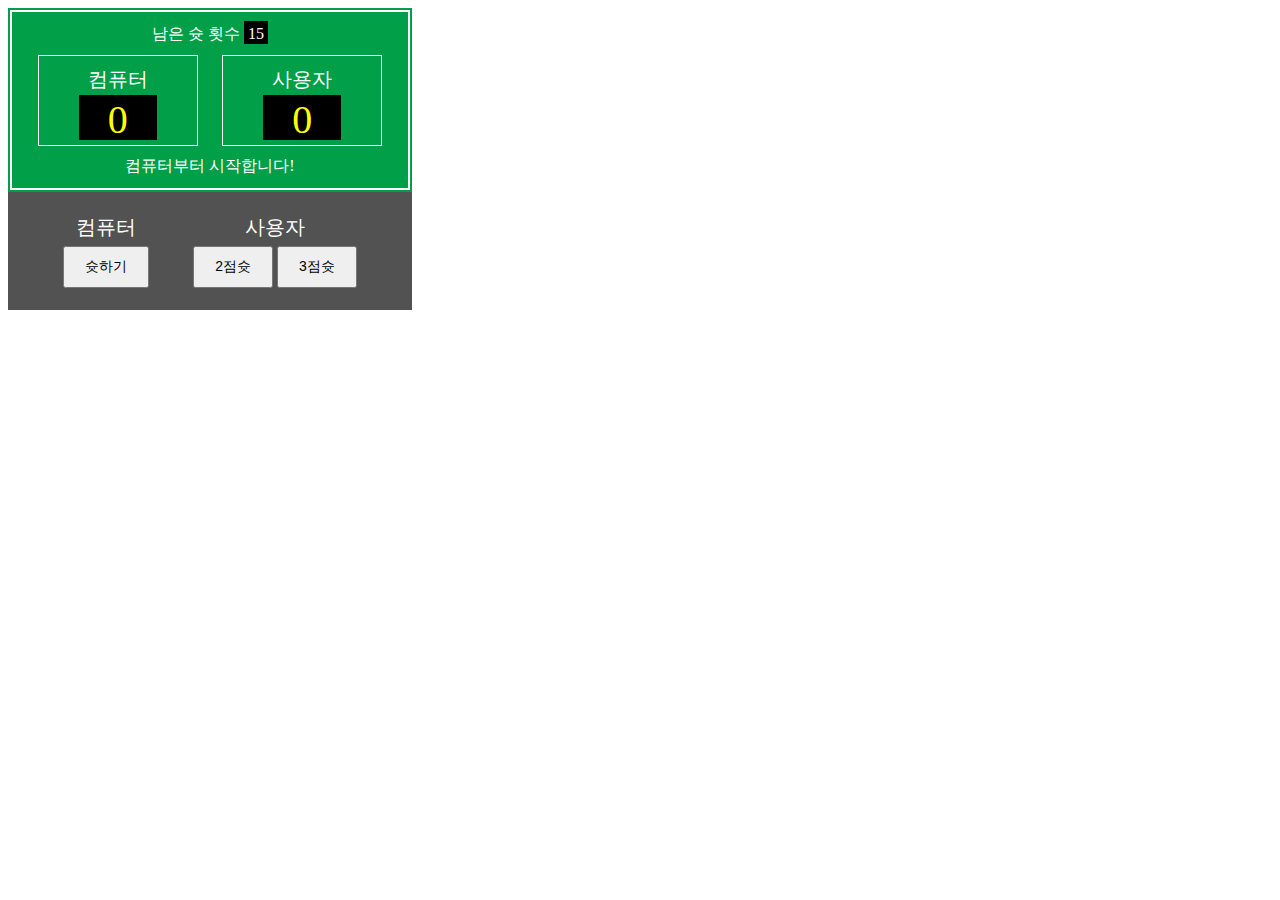
<file: basketball/index.html>
<!DOCTYPE html>
<html lang="en">
<head>
    <meta charset="UTF-8">
    <meta name="viewport" content="width=device-width, initial-scale=1.0">
    <meta http-equiv="X-UA-Compatible" content="ie=edge">
    <title>BasketBall!</title>

    <link rel="stylesheet" href="css/styles.css" />

    <script
        src="https://code.jquery.com/jquery-3.4.1.js"
        integrity="sha256-WpOohJOqMqqyKL9FccASB9O0KwACQJpFTUBLTYOVvVU="
        crossorigin="anonymous"></script>
    <script src="js/jquery.animateNumber.min.js"></script>
    <script src="js/scripts.js"></script>
</head>
<body>
    <div class="div-scoreboard">
        <div class="div-scoreboard inner">
            <div class="div-shots-left">
                <span>남은 슛 횟수</span>
                <span id="shots-left">15</span>
            </div>
            <div class="div-score">
                <div class="div-score-name">컴퓨터</div>
                <div id="computer-score" class="div-score-number">0</div>
            </div>
            <div class="div-score">
                <div class="div-score-name">사용자</div>
                <div id="user-score" class="div-score-number">0</div>
            </div>
            <div id="text">컴퓨터부터 시작합니다!</div>
        </div>
    </div>

    <div class="div-control-panel">
        <div id="div-computer" class="div-panel">
            <div class="div-control-name">컴퓨터</div>
            <button class="btn-computer" onclick="onComputerShoot()">슛하기</button>
        </div>

        <div id="div-user" class="div-panel">
            <div class="div-control-name">사용자</div>
            <button class="btn-user" onclick="onUserShoot(2)">2점슛</button>
            <button class="btn-user" onclick="onUserShoot(3)">3점슛</button>
        </div>
    </div>
</body>
</html>
</file>
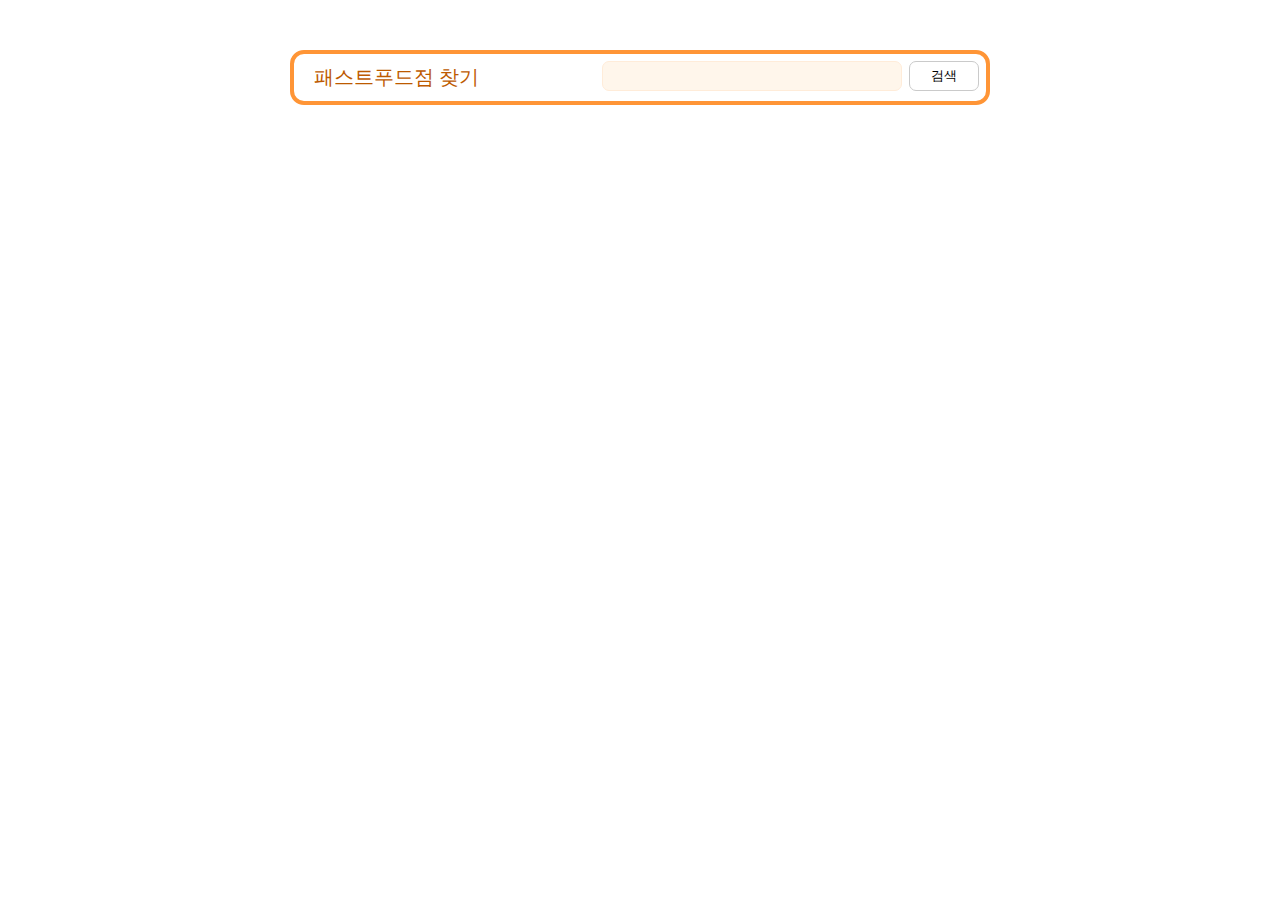
<file: fastfood/index.html>
<!DOCTYPE html>
<html lang="en">
<head>
    <meta charset="UTF-8">
    <meta name="viewport" content="width=device-width, initial-scale=1.0">
    <meta http-equiv="X-UA-Compatible" content="ie=edge">
    <title>패스트푸드점 찾기</title>

    <link rel="stylesheet" href="css/styles.css" />

    <script
        src="https://code.jquery.com/jquery-3.4.1.js"
        integrity="sha256-WpOohJOqMqqyKL9FccASB9O0KwACQJpFTUBLTYOVvVU="
        crossorigin="anonymous"></script>
    <script src="js/scripts.js"></script>
</head>
<body>
    <div class="container">
        <div class="header">
            <div class="title">패스트푸드점 찾기</div>
            <div class="search">
                <input type="text" id="txt-search">
                <button class="btn-search">검색</button>
            </div>
        </div>
        <div class="body">
            <div class="total"></div>
            <div class="list"></div>
        </div>
        <div class="paging"></div>
    </div>

    <div id="item-template" class="item">
        <div class="item-no"></div>
        <div class="item-detail">
            <div class="item-name"></div>
            <div class="item-addr"></div>
        </div>
    </div>
</body>
</html>
</file>
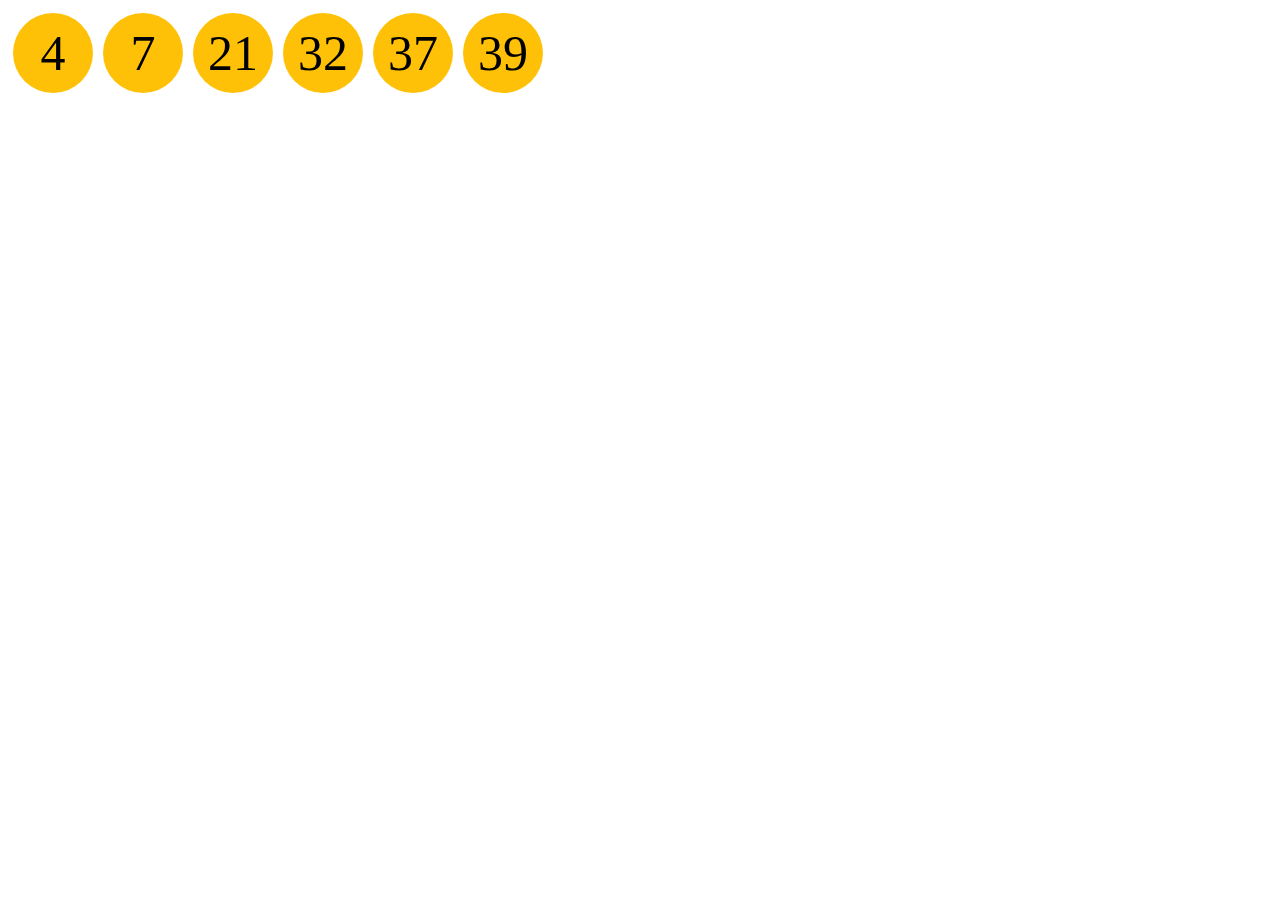
<file: lotto/index.html>
<!DOCTYPE html>
<html lang="en">
<head>
    <meta charset="UTF-8">
    <meta name="viewport" content="width=device-width, initial-scale=1.0">
    <meta http-equiv="X-UA-Compatible" content="ie=edge">
    <title>Good luck!</title>

    <link rel="stylesheet" href="css/styles.css">
    <script src="js/scripts.js"></script>
</head>
<body>
    
</body>
</html>
</file>
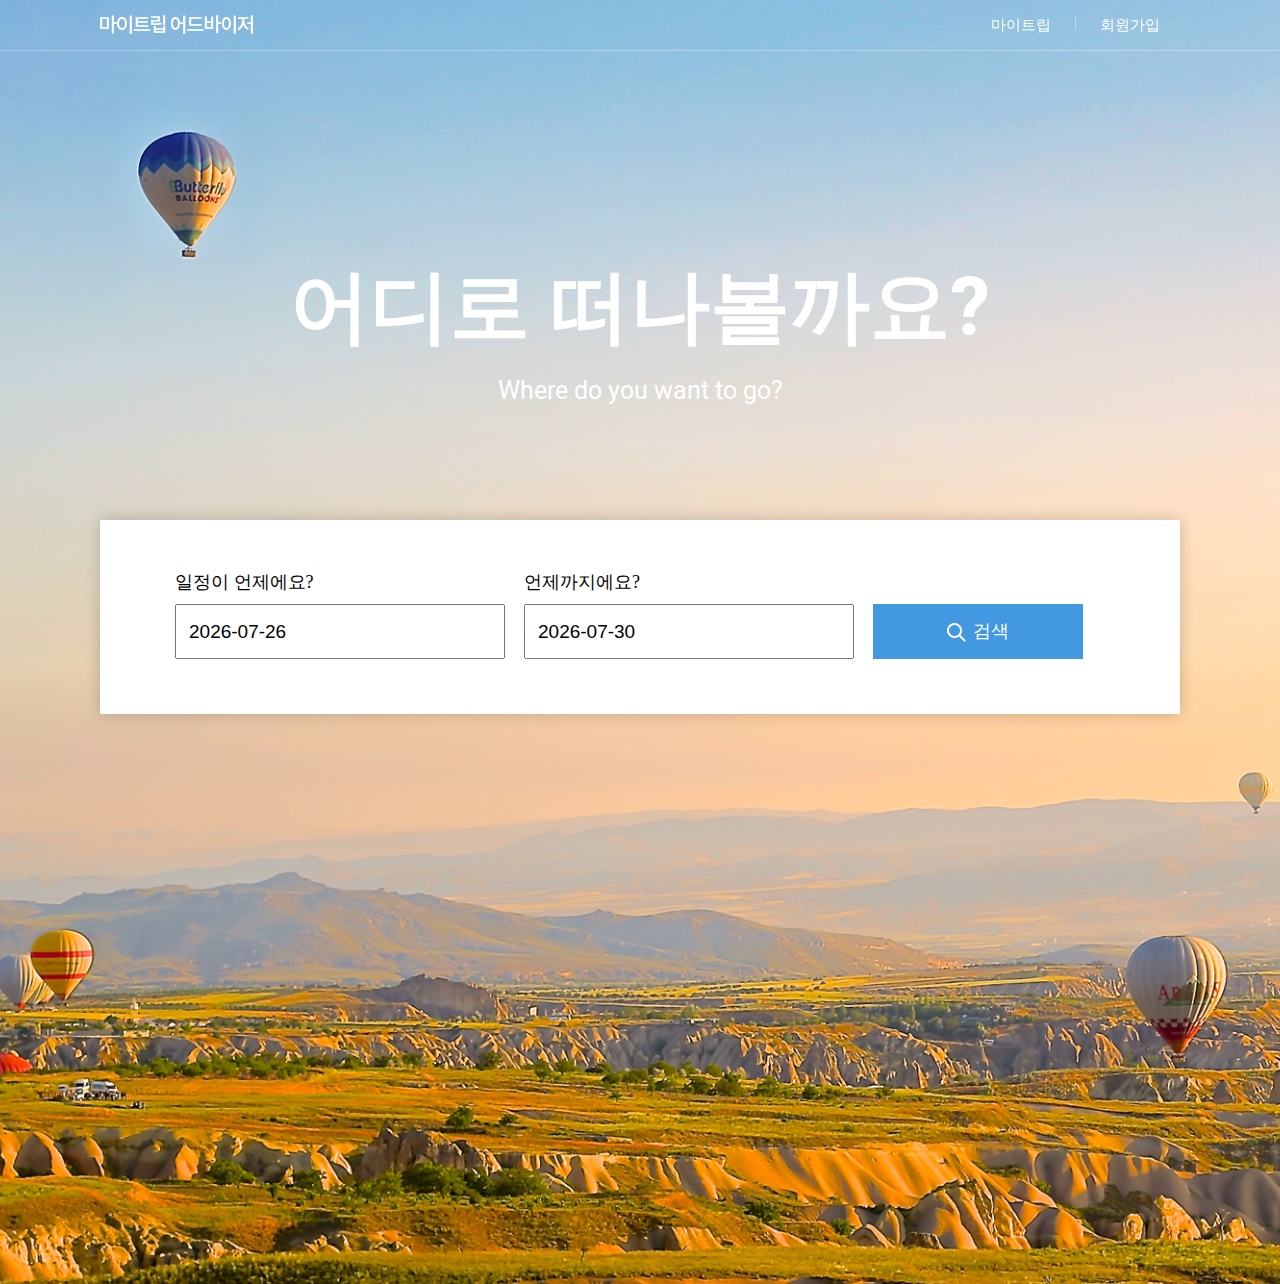
<file: my-trip-advisor/index.html>
<!DOCTYPE html>
<html lang="en">
<head>
    <meta charset="UTF-8">
    <meta name="viewport" content="width=device-width, initial-scale=1.0">
    <meta http-equiv="X-UA-Compatible" content="ie=edge">
    <title>My trip advisor</title>

    <link rel="stylesheet" href="libs/jquery-ui/jquery-ui.min.css">
    <link rel="stylesheet" href="styles/styles.css">

    <script src="libs/jquery-3.4.1.min.js"></script>
    <script src="libs/jquery-ui/jquery-ui.min.js"></script>
    <script src="scripts/scripts.js"></script>
</head>
<body>
    <div id="container">
        <div id="header">
            <div>
                <a href="index.html"><span></span></a>
                <div class="menu-items right">
                    <a href="mytrip.html">마이트립</a>
                    <img src="images/line_maintop_gray.png" />
                    <a href="register.html">회원가입</a>
                </div>
            </div>
        </div>
        
        <div id="body">
            <div id="title-text" class="lg-text">어디로 떠나볼까요?</div>
            <div id="title-sub-text" class="md-text">Where do you want to go?</div>
            <div id="search-panel">
                <form action="" id="form-search">
                    <div class="panel-block">
                        <label for="from">일정이 언제에요?</label>
                        <div><input type="text" id="from" readonly></div>
                    </div>
                    <div class="panel-block">
                        <label for="to">언제까지에요?</label>
                        <div><input type="text" id="to" readonly></div>
                    </div>
                    <div class="panel-block no-margin">
                        <button type="submit" class="btn-search">
                            <img src="images/icon_search_on.png" />
                            검색
                        </button>
                    </div>
                </form>
            </div>

            <div id="list-bg">
                <div id="list-panel"></div>
            </div>

            <div id="list-item-template" class="list-item">
                <img class="list-item-image">
                <div class="list-item-desc">
                    <div class="list-item-name"></div>
                    <div class="list-item-city">
                        <img src="images/icon_list_location.png">
                        <div class="list-item-city-name"></div>
                    </div>
                </div>
            </div>
        </div>
    </div>
</body>
</html>
</file>
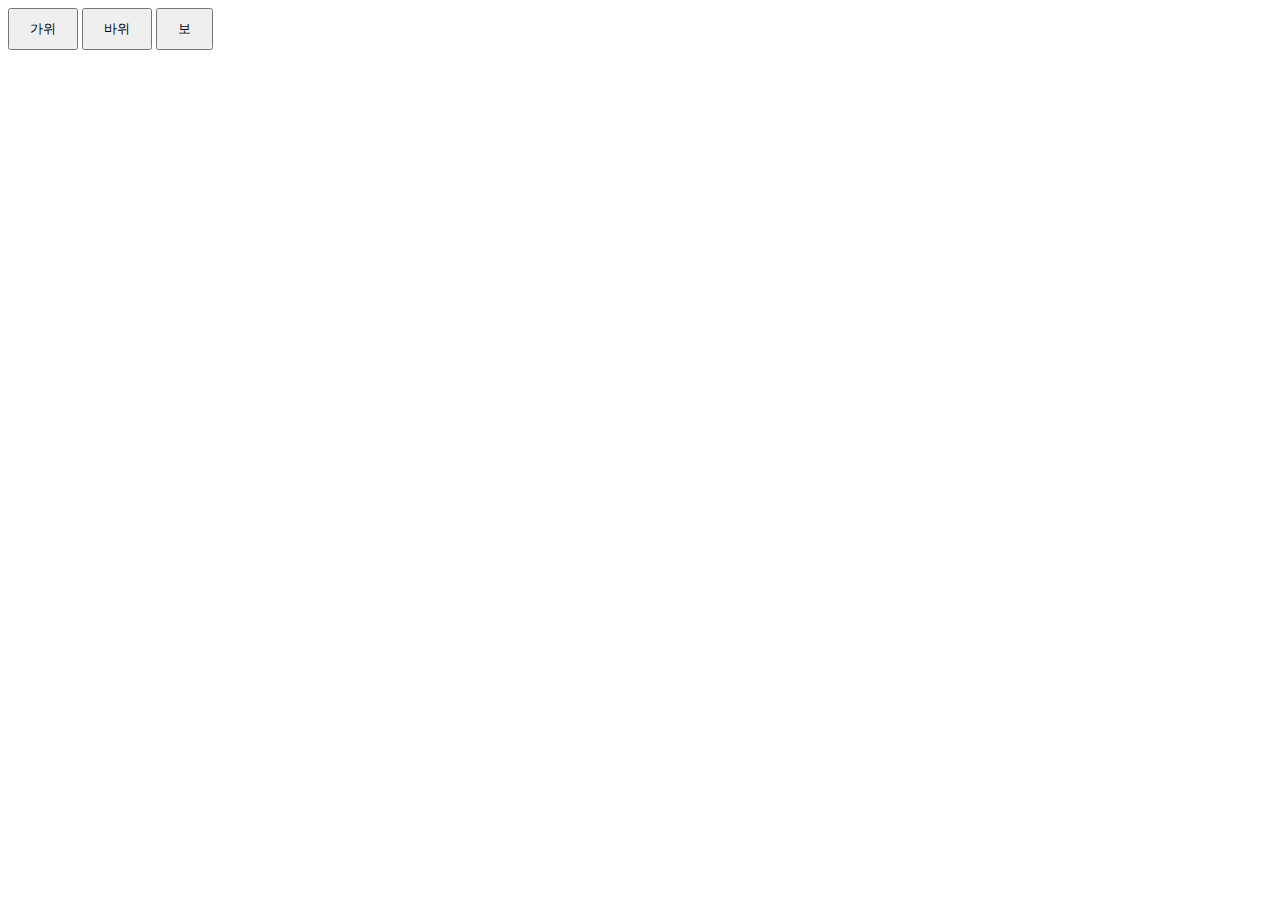
<file: rock-paper-scissors/index.html>
<!DOCTYPE html>
<html lang="en">
<head>
    <meta charset="UTF-8">
    <meta name="viewport" content="width=device-width, initial-scale=1.0">
    <meta http-equiv="X-UA-Compatible" content="ie=edge">
    <title>Rock, Paper, Scissors!</title>

    <style>
        button {
            padding: 10px 20px
        }
    </style>

    <script src="js/scripts2.js"></script>
</head>
<body>
    <div>
        <button onClick="onButtonClick('가위')">가위</button>
        <button onClick="onButtonClick('바위')">바위</button>
        <button onClick="onButtonClick('보')">보</button>
    </div>
</body>
</html>
</file>
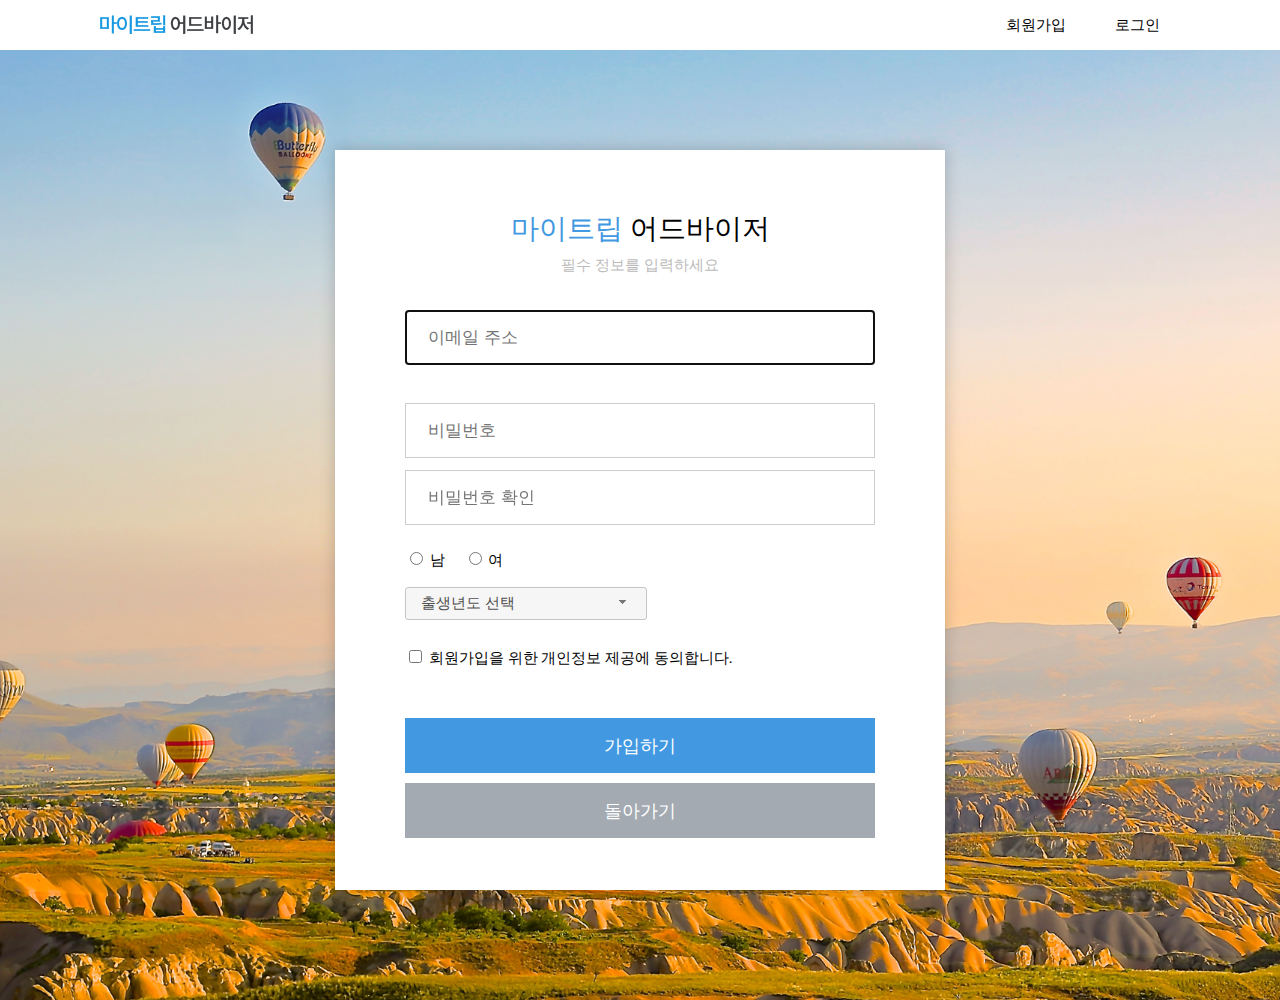
<file: my-trip-advisor/register.html>
<!DOCTYPE html>
<html lang="en">
<head>
    <meta charset="UTF-8">
    <meta name="viewport" content="width=device-width, initial-scale=1.0">
    <meta http-equiv="X-UA-Compatible" content="ie=edge">
    <title>My trip advisor</title>

    <link rel="stylesheet" href="libs/jquery-ui/jquery-ui.min.css">
    <link rel="stylesheet" href="styles/styles.css">

    <script src="libs/jquery-3.4.1.min.js"></script>
    <script src="libs/jquery-ui/jquery-ui.min.js"></script>
    <script src="scripts/register.js"></script>
</head>
<body class="gray-bg">
    <div id="container">
        <div id="header" class="inverted">
            <div>
                <a href="index.html"><span></span></a>
                <div class="menu-items right">
                    <a href="register.html">회원가입</a>
                    <img src="images/line_maintop_gray.png">
                    <a href="javascript:showLogin()">로그인</a>
                </div>
            </div>
        </div>

        <div id="body">
            <div class="form-box md-box">
                <div class="inner">
                    <div class="title">
                        <span class="blue">마이트립</span> <span class="black">어드바이저</span>
                    </div>
                    <span class="sub-title">필수 정보를 입력하세요</span>
                    <form id="form-register">
                        <input type="email" id="inp-email" name="email" placeholder="이메일 주소" autofocus />
                        <div class="txt-warning"></div>

                        <input type="password" id="inp-password" name="password" placeholder="비밀번호" />
                        <div class="txt-waring"></div>

                        <input type="password" id="inp-confirm" name="confirm" placeholder="비밀번호 확인" />
                        <div class="txt-waring"></div>

                        <div class="div-gender">
                            <input type="radio" id="inp-male" name="gender" value="m"> <label for="inp-male">남</label>
                            <input type="radio" id="inp-female" name="gender" value="f"> <label for="inp-female">여</label>
                            <span class="txt-warning right"></span>
                        </div>

                        <div class="div-birth">
                            <select name="" id="sel-birth">
                                <option value="">출생년도 선택</option>
                            </select>
                            <span class="txt-warning right"></span>
                        </div>

                        <div class="div-accept">
                            <input type="checkbox" id="inp-accept" />
                            <label for="inp-accept">회원가입을 위한 개인정보 제공에 동의합니다.</label>
                            <span class="txt-warning right"></span>
                        </div>
                        
                        <button id="btn-submit" type="submit">가입하기</button>
                        <button id="btn-back" type="button">돌아가기</button>
                    </form>
                </div>
            </div>
        </div>
    </div>
</body>
</html>
</file>
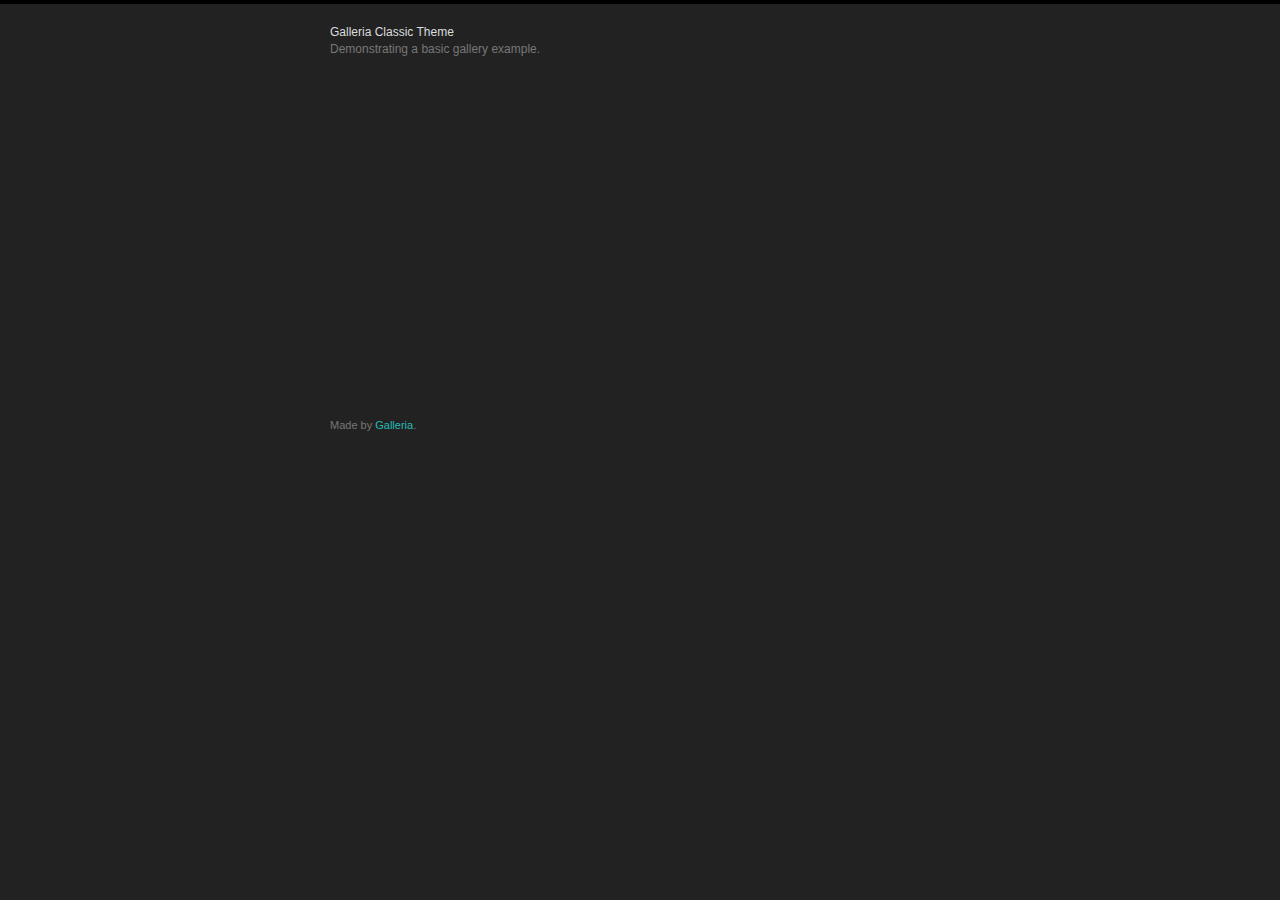
<file: my-trip-advisor/libs/galleria/themes/classic/classic-demo.html>
<!DOCTYPE html>
<html lang="en">
    <head>
        <meta charset="utf-8">
        <title>Galleria Classic Theme</title>
        <style>

            /* Demo styles */
            html,body{background:#222;margin:0;}
            body{border-top:4px solid #000;}
            .content{color:#777;font:12px/1.4 "helvetica neue",arial,sans-serif;width:620px;margin:20px auto;}
            h1{font-size:12px;font-weight:normal;color:#ddd;margin:0;}
            p{margin:0 0 20px}
            a {color:#22BCB9;text-decoration:none;}
            .cred{margin-top:20px;font-size:11px;}

            /* This rule is read by Galleria to define the gallery height: */
            #galleria{height:320px}

        </style>

        <!-- load jQuery -->
        <!-- <script src="http://ajax.googleapis.com/ajax/libs/jquery/3.1.1/jquery.js"></script> -->
        <script src="http://ajax.googleapis.com/ajax/libs/jquery/2.2.4/jquery.js"></script>

        <!-- load Galleria -->
        <script src="../../galleria.js"></script>

    </head>
<body>
    <div class="content">
        <h1>Galleria Classic Theme</h1>
        <p>Demonstrating a basic gallery example.</p>

        <!-- Adding gallery images. We use resized thumbnails here for better performance, but it’s not necessary -->

        <div id="galleria">
            <a href="http://upload.wikimedia.org/wikipedia/commons/thumb/a/a2/Biandintz_eta_zaldiak_-_modified2.jpg/800px-Biandintz_eta_zaldiak_-_modified2.jpg">
                <img 
                    src="http://upload.wikimedia.org/wikipedia/commons/thumb/a/a2/Biandintz_eta_zaldiak_-_modified2.jpg/100px-Biandintz_eta_zaldiak_-_modified2.jpg",
                    data-big="http://upload.wikimedia.org/wikipedia/commons/thumb/a/a2/Biandintz_eta_zaldiak_-_modified2.jpg/1280px-Biandintz_eta_zaldiak_-_modified2.jpg"
                    data-title="Biandintz eta zaldiak"
                    data-description="Horses on Bianditz mountain, in Navarre, Spain."
                >
            </a>
            <a href="http://upload.wikimedia.org/wikipedia/commons/thumb/6/6c/Athabasca_Rail_at_Brule_Lake.jpg/800px-Athabasca_Rail_at_Brule_Lake.jpg">
                <img 
                    src="http://upload.wikimedia.org/wikipedia/commons/thumb/6/6c/Athabasca_Rail_at_Brule_Lake.jpg/100px-Athabasca_Rail_at_Brule_Lake.jpg",
                    data-big="http://upload.wikimedia.org/wikipedia/commons/thumb/6/6c/Athabasca_Rail_at_Brule_Lake.jpg/1280px-Athabasca_Rail_at_Brule_Lake.jpg"
                    data-title="Athabasca Rail"
                    data-description="The Athabasca River railroad track at the mouth of Brulé Lake in Alberta, Canada."
                >
            </a>
            <a href="http://upload.wikimedia.org/wikipedia/commons/thumb/1/1f/Back-scattering_crepuscular_rays_panorama_1.jpg/1280px-Back-scattering_crepuscular_rays_panorama_1.jpg">
                <img 
                    src="http://upload.wikimedia.org/wikipedia/commons/thumb/1/1f/Back-scattering_crepuscular_rays_panorama_1.jpg/100px-Back-scattering_crepuscular_rays_panorama_1.jpg",
                    data-big="http://upload.wikimedia.org/wikipedia/commons/thumb/1/1f/Back-scattering_crepuscular_rays_panorama_1.jpg/1400px-Back-scattering_crepuscular_rays_panorama_1.jpg"
                    data-title="Back-scattering crepuscular rays"
                    data-description="Picture of the day on Wikimedia Commons 26 September 2010."
                >
            </a>
            <a href="http://upload.wikimedia.org/wikipedia/commons/thumb/7/75/Interior_convento_3.jpg/800px-Interior_convento_3.jpg">
                <img 
                    src="http://upload.wikimedia.org/wikipedia/commons/thumb/7/75/Interior_convento_3.jpg/120px-Interior_convento_3.jpg",
                    data-big="http://upload.wikimedia.org/wikipedia/commons/thumb/7/75/Interior_convento_3.jpg/1400px-Interior_convento_3.jpg"
                    data-title="Interior convento"
                    data-description="Interior view of Yuriria Convent, founded in 1550."
                >
            </a>
            <a href="http://upload.wikimedia.org/wikipedia/commons/thumb/6/6b/Oxbow_Bend_outlook_in_the_Grand_Teton_National_Park.jpg/800px-Oxbow_Bend_outlook_in_the_Grand_Teton_National_Park.jpg">
                <img 
                    src="http://upload.wikimedia.org/wikipedia/commons/thumb/6/6b/Oxbow_Bend_outlook_in_the_Grand_Teton_National_Park.jpg/100px-Oxbow_Bend_outlook_in_the_Grand_Teton_National_Park.jpg",
                    data-big="http://upload.wikimedia.org/wikipedia/commons/thumb/6/6b/Oxbow_Bend_outlook_in_the_Grand_Teton_National_Park.jpg/1280px-Oxbow_Bend_outlook_in_the_Grand_Teton_National_Park.jpg"
                    data-title="Oxbow Bend outlook"
                    data-description="View over the Snake River to the Mount Moran with the Skillet Glacier."
                >
            </a>
            <a href="http://upload.wikimedia.org/wikipedia/commons/thumb/c/c9/Hazy_blue_hour_in_Grand_Canyon.JPG/800px-Hazy_blue_hour_in_Grand_Canyon.JPG">
                <img 
                    src="http://upload.wikimedia.org/wikipedia/commons/thumb/c/c9/Hazy_blue_hour_in_Grand_Canyon.JPG/100px-Hazy_blue_hour_in_Grand_Canyon.JPG",
                    data-big="http://upload.wikimedia.org/wikipedia/commons/thumb/c/c9/Hazy_blue_hour_in_Grand_Canyon.JPG/1280px-Hazy_blue_hour_in_Grand_Canyon.JPG"
                    data-title="Hazy blue hour"
                    data-description="Hazy blue hour in Grand Canyon. View from the South Rim."
                >
            </a>
            <a href="http://upload.wikimedia.org/wikipedia/commons/thumb/f/f4/2909_vallon_moy_res.jpg/800px-2909_vallon_moy_res.jpg">
                <img 
                    src="http://upload.wikimedia.org/wikipedia/commons/thumb/f/f4/2909_vallon_moy_res.jpg/100px-2909_vallon_moy_res.jpg",
                    data-big="http://upload.wikimedia.org/wikipedia/commons/thumb/f/f4/2909_vallon_moy_res.jpg/1280px-2909_vallon_moy_res.jpg"
                    data-title="Haute Severaisse valley"
                    data-description="View of Haute Severaisse valley and surrounding summits from the slopes of Les Vernets."
                >
            </a>
            <a href="http://upload.wikimedia.org/wikipedia/commons/thumb/4/46/Bohinjsko_jezero_2.jpg/800px-Bohinjsko_jezero_2.jpg">
                <img 
                    src="http://upload.wikimedia.org/wikipedia/commons/thumb/4/46/Bohinjsko_jezero_2.jpg/100px-Bohinjsko_jezero_2.jpg",
                    data-big="http://upload.wikimedia.org/wikipedia/commons/thumb/4/46/Bohinjsko_jezero_2.jpg/1280px-Bohinjsko_jezero_2.jpg"
                    data-title="Bohinj lake"
                    data-description="Bohinj lake (Triglav National Park, Slovenia) in the morning."
                >
            </a>
            <a href="http://upload.wikimedia.org/wikipedia/commons/thumb/3/32/Bowling_Balls_Beach_2_edit.jpg/800px-Bowling_Balls_Beach_2_edit.jpg">
                <img 
                    src="http://upload.wikimedia.org/wikipedia/commons/thumb/3/32/Bowling_Balls_Beach_2_edit.jpg/100px-Bowling_Balls_Beach_2_edit.jpg",
                    data-big="http://upload.wikimedia.org/wikipedia/commons/thumb/3/32/Bowling_Balls_Beach_2_edit.jpg/1280px-Bowling_Balls_Beach_2_edit.jpg"
                    data-title="Bowling Balls"
                    data-description="Mendocino county, California, USA."
                >
            </a>
            <a href="https://vimeo.com/25750735">
                <span class="video">Works for vimeo too.</span>
            </a>
            <a href="https://www.youtube.com/watch?v=GOD-RyVB-3Q">
                <span class="video">Works for youtube too.</span>
            </a>

        </div>
        <p class="cred">Made by <a href="http://galleria.io">Galleria</a>.</p>
    </div>

    <script>
    $(function() {
        // Load the classic theme
        Galleria.loadTheme('galleria.classic.js');

        // Initialize Galleria
        Galleria.run('#galleria');
    });
    </script>
    </body>
</html>
</file>
<file: basketball/css/styles.css>
.div-scoreboard {
    width: 400px;
    background-color: #009f48;
    text-align: center;
    padding: 2px;
    color: #fff;
}

.div-scoreboard.inner {
    margin: auto;
    border: 2px solid #fff;
    box-sizing: border-box;
}

.div-shots-left {
    margin-top: 10px;
}

#shots-left {
    background-color: #000;
    padding: 4px 4px 2px;
}

.div-score {
    display: inline-block;
    border: 1px solid #fff;
    padding: 10px 40px 5px;
    margin: 10px;
    width: 20%;
}

.div-score-name {
    font-size: 20px;
}

.div-score-number {
    font-size: 40px;
    color: #ffff00;
    background-color: #000;
    width: 100%;
    line-height: 40px;
    padding-top: 5px;
    margin-top: 2px;
}

#text {
    height: 30px;
}

button {
    padding: 10px 20px;
    font-size: 14px;
}

.div-panel {
    display: inline-block;
    margin: 10px;
    padding: 10px;
}

.div-control-panel {
    width: 400px;
    background-color: #525252;
    text-align: center;
    padding: 2px;
    color: #fff;
}

.div-control-name {
    font-size: 20px;
    margin-bottom: 5px;
}
</file>
<file: fastfood/css/styles.css>
.container {
    width: 700px;
    margin: 50px auto 80px;
}

.header {
    border: 4px solid #ff9536;
    border-radius: 14px;
}

.title {
    display: inline-block;
    margin: 10px 20px;
    font-size: 20px;
    color: #bd5a00;
}

.search {
    display: inline-block;
    float: right;
    margin: 7px;
}

#txt-search {
    width: 300px;
    height: 30px;
    border: 1px solid #ffecd9;
    border-radius: 7px;
    background-color: #fff6eb;
    box-sizing: border-box;
    vertical-align: middle;
    outline: none;
    text-indent: 10px;
    font-size: 17px;
}

.btn-search {
    width: 70px;
    height: 30px;
    border: 1px solid #cacaca;
    border-radius: 7px;
    background-color: #fff;
    margin-left: 3px;
    vertical-align: middle;
    outline: none;
    cursor: pointer;
}

.total {
    margin: 20px 10px 7px;
    font-size: 13px;
    color: #bd5a00;
}

#item-template {
    display: none;
}

.item {
    padding: 10px 20px;
    border: 1px solid #d2d2d2;
    border-radius: 14px;
    margin-bottom: 10px;
}

.item-no {
    display: inline-block;
    padding-left: 10px;
    padding-right: 10px;
    font-size: 30px;
    color: #a0a0a0;
    vertical-align: middle;
    min-width: 17px;
}

.item-detail {
    display: inline-block;
    margin-left: 10px;
    vertical-align: middle;
}

.item-name {
    font-size: 20px;
}

.item-addr {
    font-size: 14px;
    color: #909090;
    margin-top: 2px;
}
</file>
<file: lotto/css/styles.css>
.ball {
    display: inline-block;
    width: 80px;
    height: 80px;
    background-color: #ffc107;
    border-radius: 50%;
    line-height: 80px;
    font-size: 50px;
    margin: 5px;
    text-align: center;
}
</file>
<file: my-trip-advisor/styles/styles.css>
@font-face {
    font-family: 'Heebo';
    src: url('../fonts/Heebo-Regular.ttf') format('truetype');
}

@font-face {
    font-family: 'Heebo';
    src: url('../fonts/Heebo-Bold.ttf') format('truetype');
    font-weight: bold;
}

.lg-text {
    font-family: 'Heebo', sans-serif;
    font-size: 80px;
    font-weight: bold;
    color: #fff;
}

.md-text {
    font-family: 'Heebo', sans-serif;
    font-size: 25px;
    font-weight: normal;
    color: #fff;
}

.blue {
    color: #4299E1;
}

.black {
    color: #000;
}

.ui-datepicker {
    width: 321px;
}

html, body {
    margin: 0;
    padding: 0;
    width: 100%;
    height: 100%;
}

body {
    min-height: 100%;
}

button:hover {
    cursor: pointer;
}

.right {
    float: right;
}

#header {
    position: fixed;
    top: 0;
    left: 0;
    width: 100%;
    height: 50px;
    border-bottom: 1px solid rgba(255, 255, 255, 0.3);
    z-index: 100;
    transition: 0.2s;
}

#header span {
    display: inline-block;
    width: 154px;
    height: 20px;
    background-image: url('../images/image_logo_white.png');
}

#header > div {
    position: absolute;
    top: 0;
    left: 0;
    right: 0;
    margin-left: auto;
    margin-right: auto;
    width: 1080px;
    height: 100%;
}

#header > div > a {
    display: inline-block;
    margin-top: 15px;
}

#header .menu-items a {
    color: #fff;
    font-size: 15px;
    line-height: 50px;
    text-decoration: none;
    margin-left: 20px;
    margin-right: 20px;
}

#header.inverted {
    background-color: #fff;
    border: 0;
}

#header.inverted span {
    background-image: url('../images/image_logo_color.png');
}

#header.inverted .menu-items a {
    color: #000;
}

#body {
    width: 100%;
    height: 100%;
    min-height: 1000px;
    background-image: url('../images/bg_main.png');
    background-position: top center;
    background-repeat: no-repeat;
    background-size: cover;
    background-color: #fff;
    overflow: auto;
}

#title-text {
    padding-top: 250px;
    text-align: center;
}

#title-sub-text {
    margin: 5px;
    text-align: center;
}

#search-panel {
    margin: 110px auto 570px;
    left: 0;
    right: 0;
    width: 1080px;
    background-color: #fff;
    padding: 50px 75px 55px;
    -webkit-box-sizing: border-box;
    -moz-box-sizing: border-box;
    box-sizing: border-box;
    box-shadow: 0 0 15px 0 rgba(0, 0, 0, 0.2);
}

.panel-block {
    display: inline-block;
    margin-right: 15px;
}

.panel-block:last-of-type {
    vertical-align: bottom;
}

#search-panel label {
    display: block;
    color: #000;
    font-size: 18px;
    margin-bottom: 10px;
}

#search-panel input[type="text"] {
    width: 330px;
    height: 55px;
    -webkit-box-sizing: border-box;
    -moz-box-sizing: border-box;
    box-sizing: border-box;
    font-size: 19px;
    padding: 12px;
}

#search-panel .btn-search {
    width: 210px;
    height: 55px;
    background-color: #4299e1;
    border: 0;
    color: #fff;
    font-size: 18px;
}

#search-panel .btn-search img {
    vertical-align: middle;
}

#list-bg {
    display: none;
    background-color: #fff;
    width: 100%;
    height: 100%;
    top: 880px;
    position: absolute;
}

#list-panel {
    position: relative;
    top: 95px;
    left: 0;
    right: 0;
    margin-left: auto;
    margin-right: auto;
    width: 1080px;
    margin-bottom: 100px;
}

#list-item-template {
    display: none;
}

.list-item {
    position: relative;
    display: inline-block;
    width: 344px;
    margin-right: 24px;
    margin-bottom: 22px;
    box-shadow: 0 0 5px 0 rgba(0, 0, 0, 0.1);
}

.list-item:hover {
    cursor: pointer;
}

.list-item:nth-of-type(3n) {
    margin-right: 0;
}

.list-item-image {
    display: block;
    width: 344px;
    height: 210px;
}

.list-item-desc {
    border: 1px solid #eee;
    border-top: 0;
}

.list-item-name {
    height: 24px;
    padding-left: 13px;
    padding-top: 13px;
    font-size: 17px;
    font-weight: bold;
}

.list-item-city {
    height: 20px;
    padding-bottom: 8px;
    padding-left: 13px;
    line-height: 16px;
}

.list-item-city img {
    display: inline-block;
    vertical-align: middle;
}

.list-item-city-name {
    display: inline-block;
    font-size: 14px;
    vertical-align: middle;
}

/* 상세보기 */
#body.detail {
    background: #f6f7f7;
}

.detail-container, .mytrip-container {
    width: 1080px;
    background-color: #fff;
    margin: 130px auto 70px auto;
    padding: 20px;
}

.detail-header {
    line-height: 20px;
    position: relative;
    padding-top: 7px;
    padding-bottom: 3px;
}

.detail-header img {
    vertical-align: middle;
}

.detail-header .detail-header-name {
    display: inline-block;
    font-size: 18px;
    font-weight: bold;
    vertical-align: middle;
    margin-left: 3px;
}

.detail-header .detail-header-city-name {
    display: inline-block;
    font-size: 15px;
    vertical-align: middle;
    color: #909090;
}

.detail-header button {
    padding: 7px 10px;
    background-color: #4299E0;
    color: #fff;
    font-size: 14px;
    border: 0;
    position: absolute;
    top: 0;
    right: 0;
}

#detail-images {
    max-width: 100%;
    height: 400px;
    background: #000;
    margin-top: 10px;
    margin-bottom: 30px;
}

.detail-desc {
    margin-bottom: 30px;
}

.detail-title {
    font-weight: bold;
    margin-bottom: 8px;
}

.detail-desc .detail-desc-text {
    font-size: 15px;
    color: #757575;
}

.detail-container #map {
    width: 100%;
    height: 300px;
}

/* 마이트립 */
.mytrip-container #map {
    display: inline-block;
    width: 580px;
    height: 500px;
    margin-right: 10px;
}

#mytrip-item-template {
    display: none;
}

.mytrip-container #mytrip-list {
    display: inline-block;
    width: 480px;
    height: 500px;
    overflow: auto;
    list-style-type: none;
    margin: 0;
    padding: 0;
}

.mytrip-container li {
    position: relative;
    margin: 0 3px 10px 3px;
    padding: 15px 20px;
    border: 1px solid #d7dbe2;
    width: 470px;
    height: 60px;
    box-sizing: border-box;
    box-shadow: 2px 2px 7px -3px rgba(0, 0, 0, 0.2);
    background-color: #fff;
}

.mytrip-container span {
    display: inline-block;
    vertical-align: middle;
    height: 30px;
    line-height: 30px;
}

.mytrip-container .item-handle {
    width: 22px;
    height: 18px;
    background-image: url('../images/btn_change.png');
}

.mytrip-container .item-icon {
    width: 13px;
    height: 16px;
    margin-left: 7px;
    background-image: url('../images/icon_list_location.png');
}

.mytrip-container .item-name {
    font-size: 15px;
    font-weight: bold;
    color: #444;
}

.mytrip-container .item-line {
    width: 2px;
    height: 16px;
    margin-left: 5px;
    margin-right: 5px;
    background-image: url('../images/line_location_gray.png');
}

.mytrip-container .item-city-name {
    font-size: 13px;
    color: #909090;
}

.mytrip-container .item-remove {
    position: absolute;
    width: 16px;
    height: 16px;
    top: 21px;
    right: 20px;
    background-image: url('../images/btn_close.png');
}

/* 회원가입 */
.form-box {
    position: absolute;
    margin: auto;
    top: 0;
    left: 0;
    right: 0;
    bottom: 0;
}

.md-box {
    width: 610px;
    height: 740px;
    background-color: #fff;
    box-shadow: 0 0 15px 0 rgba(0, 0, 0, 0.2);
    margin: 150px auto 150px;
}

.form-box .title {
    font-size: 28px;
    text-align: center;
}

.form-box .sub-title {
    display: block;
    margin-top: 8px;
    margin-bottom: 35px;
    font-size: 15px;
    color: #bbb;
    text-align: center;
}

.form-box .inner {
    padding: 60px 70px;
}

.form-box input[type="text"],
.form-box input[type="email"],
.form-box input[type="password"] {
    display: inline-block;
    box-sizing: border-box;
    border: 1px solid #ccc;
    color: #505050;
    font-size: 17px;
    margin-bottom: 12px;
    padding: 22px;
}

.form-box button {
    display: inline-block;
    color: #fff;
    background-color: #4299e1;
    border: 0;
    font-size: 18px;
    margin-top: 10px;
}

.form-box.md-box input[type="text"],
.form-box.md-box input[type="email"],
.form-box.md-box input[type="password"],
.form-box.md-box button {
    width: 470px;
    height: 55px;
}

#form-register {
    font-size: 15px;
}

#inp-password {
    margin-top: 26px;
}

.div-gender {
    margin-top: 12px;
}

.div-gender .txt-warning {
    margin-top: 2px;
}

#inp-female {
    margin-left: 20px;
}

.div-birth {
    margin-top: 17px;
}

.div-birth .txt-warning {
    margin-top: 10px;
}

#inp-accept {
    margin-top: 30px;
}

#btn-submit {
    margin-top: 50px;
}

.overflow {
    height: 200px;
}

.ui-selectmenu-text {
    color: #505050;
    font-weight: 400;
}

#btn-back {
    background-color: #a4aab2;
}

.div-accept .txt-waring {
    margin-top: 27px;
}

.txt-warning {
    display: none;
    font-size: 13px;
    color: red;
    margin-top: -5px;
}
</file>
